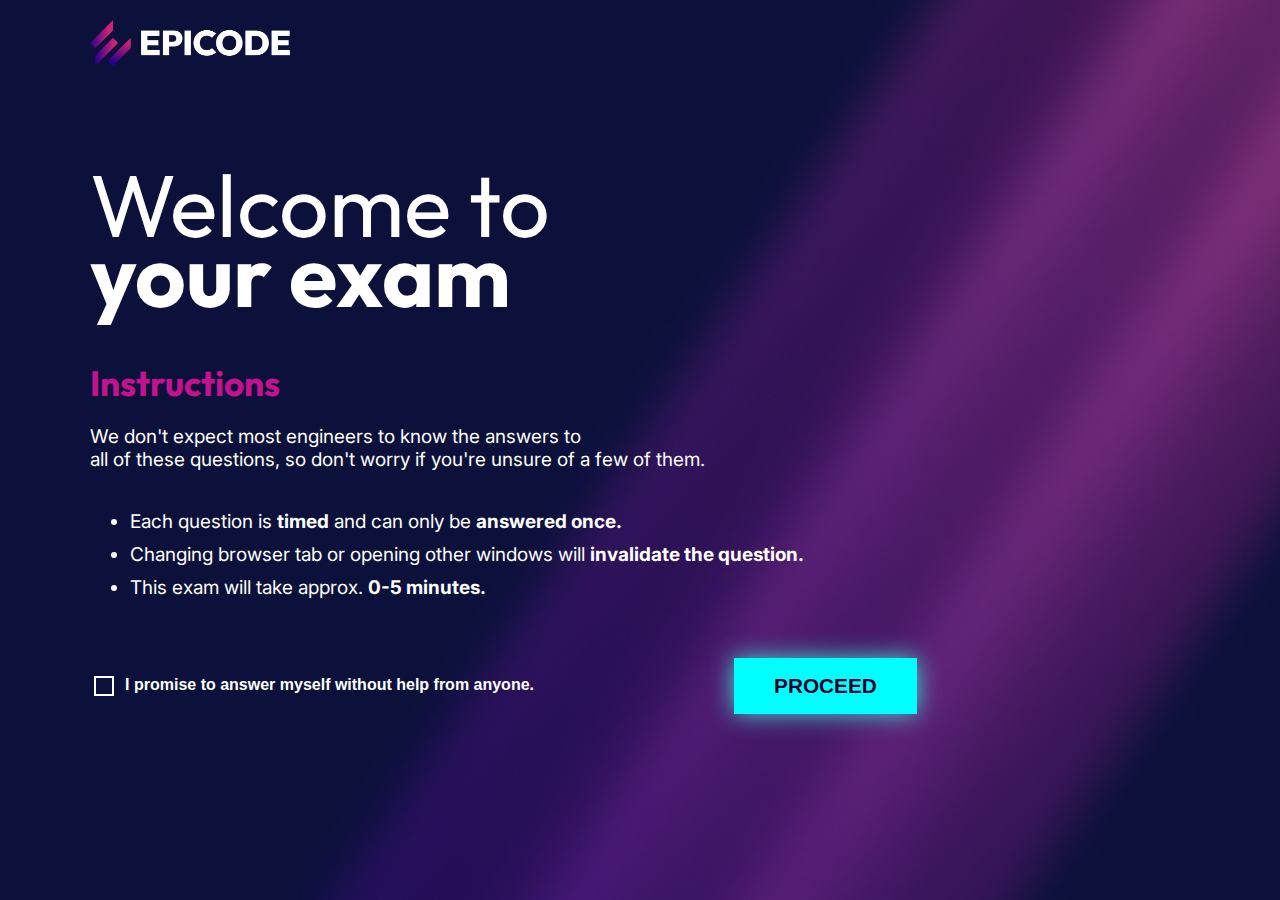
<file: BW1/index.html>
<!DOCTYPE html>
<html lang="en">
<head>
    <meta charset="UTF-8">
    <meta name="viewport" content="width=device-width, initial-scale=1.0">
    <title>Welcome Exam Page</title>
    <link rel="stylesheet" href="./css/style.css">
    <link href="https://fonts.googleapis.com/css2?family=Outfit:wght@400;700&display=swap" rel="stylesheet">
    <link href="https://fonts.googleapis.com/css2?family=Inter:wght@400;500&display=swap" rel="stylesheet">
</head>
<body>
    <div class="bg">
        <div class="logo"></div>
        <h1>Welcome to <br><strong>your exam</strong></h1>
        <h2>Instructions</h2>
        <p id="istructionParagraph">
            We don't expect most engineers to know the answers to <br>
            all of these questions, so don't worry if you're unsure of a few of them.
        </p>
        <ul>
            <li>Each question is <strong>timed</strong> and can only be <strong>answered once.</strong></li>
            <li>Changing browser tab or opening other windows will <strong>invalidate the question.</strong></li>
            <li>This exam will take approx. <strong>0-5 minutes.</strong></li>
        </ul>
        <div class="bottom-section">
            <div class="checkbox">
                <input type="checkbox" id="honesty" name="honesty">
                <label for="honesty">I promise to answer myself without help from anyone.</label>
            </div>
            <button class="proceed-button">Proceed</button>
        </div>
    </div>

<script src="./js/scriptWelcomePage.js"></script>
</body>
</html>
</file>
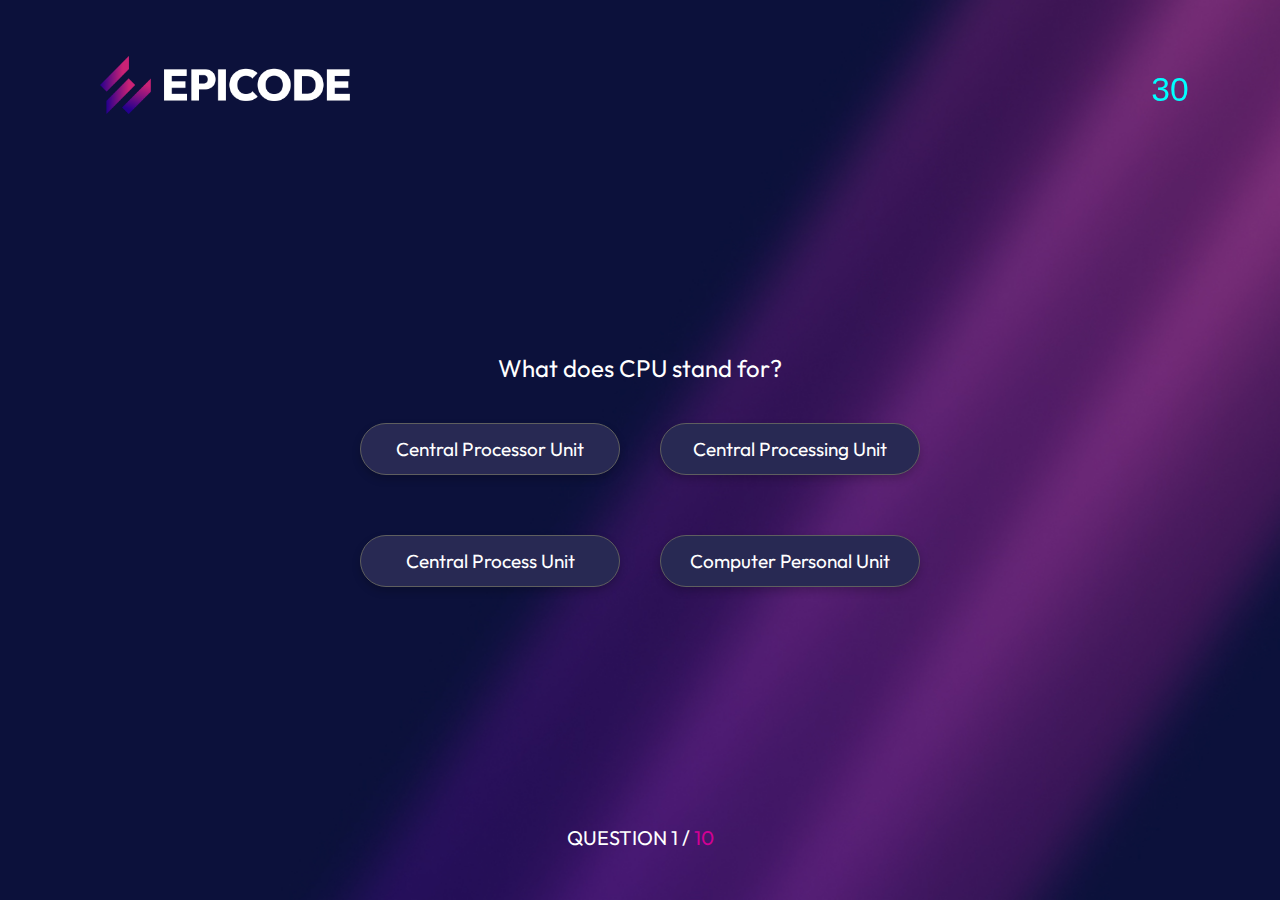
<file: BW1/questions.html>
<!DOCTYPE html>
<html lang="en">

<head>
    <meta charset="UTF-8">
    <meta name="viewport" content="width=device-width, initial-scale=1.0">
    <title>Questions</title>
    <link rel="preconnect" href="https://fonts.googleapis.com">
    <link rel="preconnect" href="https://fonts.gstatic.com" crossorigin>
    <link href="https://fonts.googleapis.com/css2?family=Outfit&display=swap" rel="stylesheet">
    <link rel="stylesheet" href="./css/questions.css">
    <link href="https://fonts.cdnfonts.com/css/lcd" rel="stylesheet">
</head>

<body>
    <div class="LogoBox">
        <figure class="figureLogo">
            <img class="logoImg" src="./assets/epicode_logo.png" alt="EpicodeLogo">
        </figure>

        <div id="timerBox">
            <div id="timerDigit"></div>
            <svg>
                <circle r="47" cx="50" cy="50"></circle>
            </svg>
        </div>
    </div>

    <div class="contentBox">
        <div id="questionText" class="questionText"></div>
        <div id="answersGrid" class="answersGrid"></div>
    </div>

    <script src="./js/scriptQuestions_02.js"></script>

</body>

</html>
</file>
<file: BW1/css/style.css>
body, html {
    height: 100%;
    margin: 0;
    font-family: Arial, sans-serif;
}

p, li {
    font-family: 'Inter', sans-serif;
}

.bg {
    background-image: url('../assets/bg.jpg');
    background-size: cover;
    background-position: center;
    height: 100%;
    display: flex;
    align-items: flex-start;
    justify-content: flex-start;
    flex-direction: column;
    text-align: left;
    color: white;
    padding-left: 7%;
}

.logo {
    margin-top: 20px;
    background-image: url('../assets/epicode_logo.png');
    width: 200px;
    height: 60px;
    background-size: contain;
    background-repeat: no-repeat;
    margin-bottom: 80px;
    align-self: flex-start;
}

h1, h2 {
    font-family: 'Outfit', sans-serif;
}

h1 {
    font-size: 5.5em;
    margin: 10px 0;
    margin-bottom: 40px;
    font-weight: normal;
    line-height: 0.8;
}

h1 strong {
    font-weight: bold;
}

h2 {
    font-size: 2.2em;
    margin: 10px 0;
    color: #C2128D;
}

#istructionParagraph{
    font-size: 19px;
    margin: 10px 0;
}

ul {
    font-size: 19px;
}

ul li {
    margin: 10px 0;
}

.bottom-section {
    display: flex;
    justify-content: flex-start;
    align-items: center;
    margin-top: 30px;
}


input[type="checkbox"] {
    width: 20px;
    height: 20px;
    vertical-align: middle;
    background-color: transparent;
    border: 2px solid #fff; 
    appearance: none; 
}


input[type="checkbox"]:checked {
    background-color: #00bfff; 
}

.checkbox label {
    font-weight: bold;
    font-size: 16px;
    margin-left: 4px;
}

.proceed-button {
    padding: 16px 40px;
    font-size: 1.3em;
    font-weight: bold;
    color: #0C002D;
    background-color: #00ffff;
    border: none;
    cursor: pointer;
    text-transform: uppercase;
    text-decoration: none;
    margin-left: 200px;
    box-shadow: 0 0 25px rgb(69, 218, 215);
    transition: transform 0.2s ease, box-shadow 0.2s ease;
}

.proceed-button:hover {
    box-shadow: 0 0 30px rgb(69 219 216);; 
}
</file>
<file: BW1/css/questions.css>
body {
    margin: 0;
    padding: 0;
    width: 100%;
    height: 100vh;
    background-image: url(../assets/bg.jpg);
    background-repeat: no-repeat;
    background-size: cover;
    background-attachment: fixed;
    display: flex;
    flex-direction: column;
    align-items: center;
    justify-content: center;
}


.figureLogo{
    position: absolute;
    top: 40px;
    left: 60px;
}

.LogoBox {
    display: flex;
    justify-content: center;
    align-items: center;
    margin-bottom: 50px;
}

.logoImg {
    width: 250px;
}

.questionDiv {
    font-size: 24px;
    color: white;
    font-family: 'Outfit', sans-serif;
    margin-bottom: 20px;
}


.contentBox {
    display: flex;
    flex-direction: column;
    align-items: center;
    justify-content: center;
    width: 100%;
    margin-top: 20px;
}

.questionText {
    font-size: 24px;
    color: white;
    font-family: 'Outfit', sans-serif;
    margin-bottom: 30px;
    text-align: center;
    width: 80%;
}

.answersGrid {
    display: flex;
    flex-wrap: wrap;
    justify-content: center;
    gap: 20px;
    width: 80%;
    max-width: 600px; 
    margin: auto;
}

#timerBox {
    position: absolute;
    top: 40px;
    right: 60px;
    display: flex;
    align-items: center;
    justify-content: center;
    height: 100px;
    width: 100px;
}

#timerDigit {
    font-family: 'LCD', sans-serif;
    color: #00FFFF;
    font-size: 2.1em;
    position: absolute;
    top: 50%;
    left: 50%;
    transform: translate(-50%, -50%);
    z-index: 1;
}

svg {
    position: absolute;
    top: 0;
    right: 0;
    width: 100px;
    height: 100px;
    transform: rotateY(-180deg) rotateZ(-90deg);
    z-index: 0;
}

svg circle {
    stroke-dasharray: 314px;
    stroke-dashoffset: 0px;
    stroke-linecap: round;
    stroke-width: 6px;
    stroke: #d20094;
    fill: none;
    animation: timerAnimation 30s linear infinite forwards;
}

@keyframes timerAnimation {
    from {
        stroke-dashoffset: 0px;
    }

    to {
        stroke-dashoffset: 314px;
    }
}

.answerContainer {
    width: calc(50% - 20px);
    margin-bottom: 20px; 
}

.answerRadio {
    margin-right: 10px;
}


.answerRadio {
    display: none;
} 

.answerLabel {
    display: flex;
    align-items: center;
    justify-content: center;
    text-align: center;
    height: 50px; 
    padding: 0 10px; 
    white-space: normal;
    overflow: hidden; 
    background-color: #282953; 
    color: white; 
    margin: 10px; 
    border-radius: 50px; 
    cursor: pointer; 
    transition: background-color 0.3s, box-shadow 0.3s; 
    min-width: 100px; 
    max-width: 300px; 
    border: 1px solid #5f5f5f; 
    box-shadow: 0 4px 8px 0 rgba(0, 0, 0, 0.2); 
    font-family: 'Outfit', sans-serif; 
    font-size: 19px;
}

.answerLabel:hover, .answerLabel:active {
    background-color: #900080;
    box-shadow: 0 4px 8px 0 rgba(0, 0, 0, 0.2), inset 0 4px 8px 0 rgba(255, 255, 255, 0.1), 0 0 12px 0 #900080;
}


.answerRadio:checked + .answerLabel {
    background-color: #900080; 
}

p{
    color: white;
    font-family:  'Outfit', sans-serif;
    font-size: 20px;
    position: absolute;
    bottom: 30px;
}

.totalQuestions {
    color: #D20094;
  }
</file>
